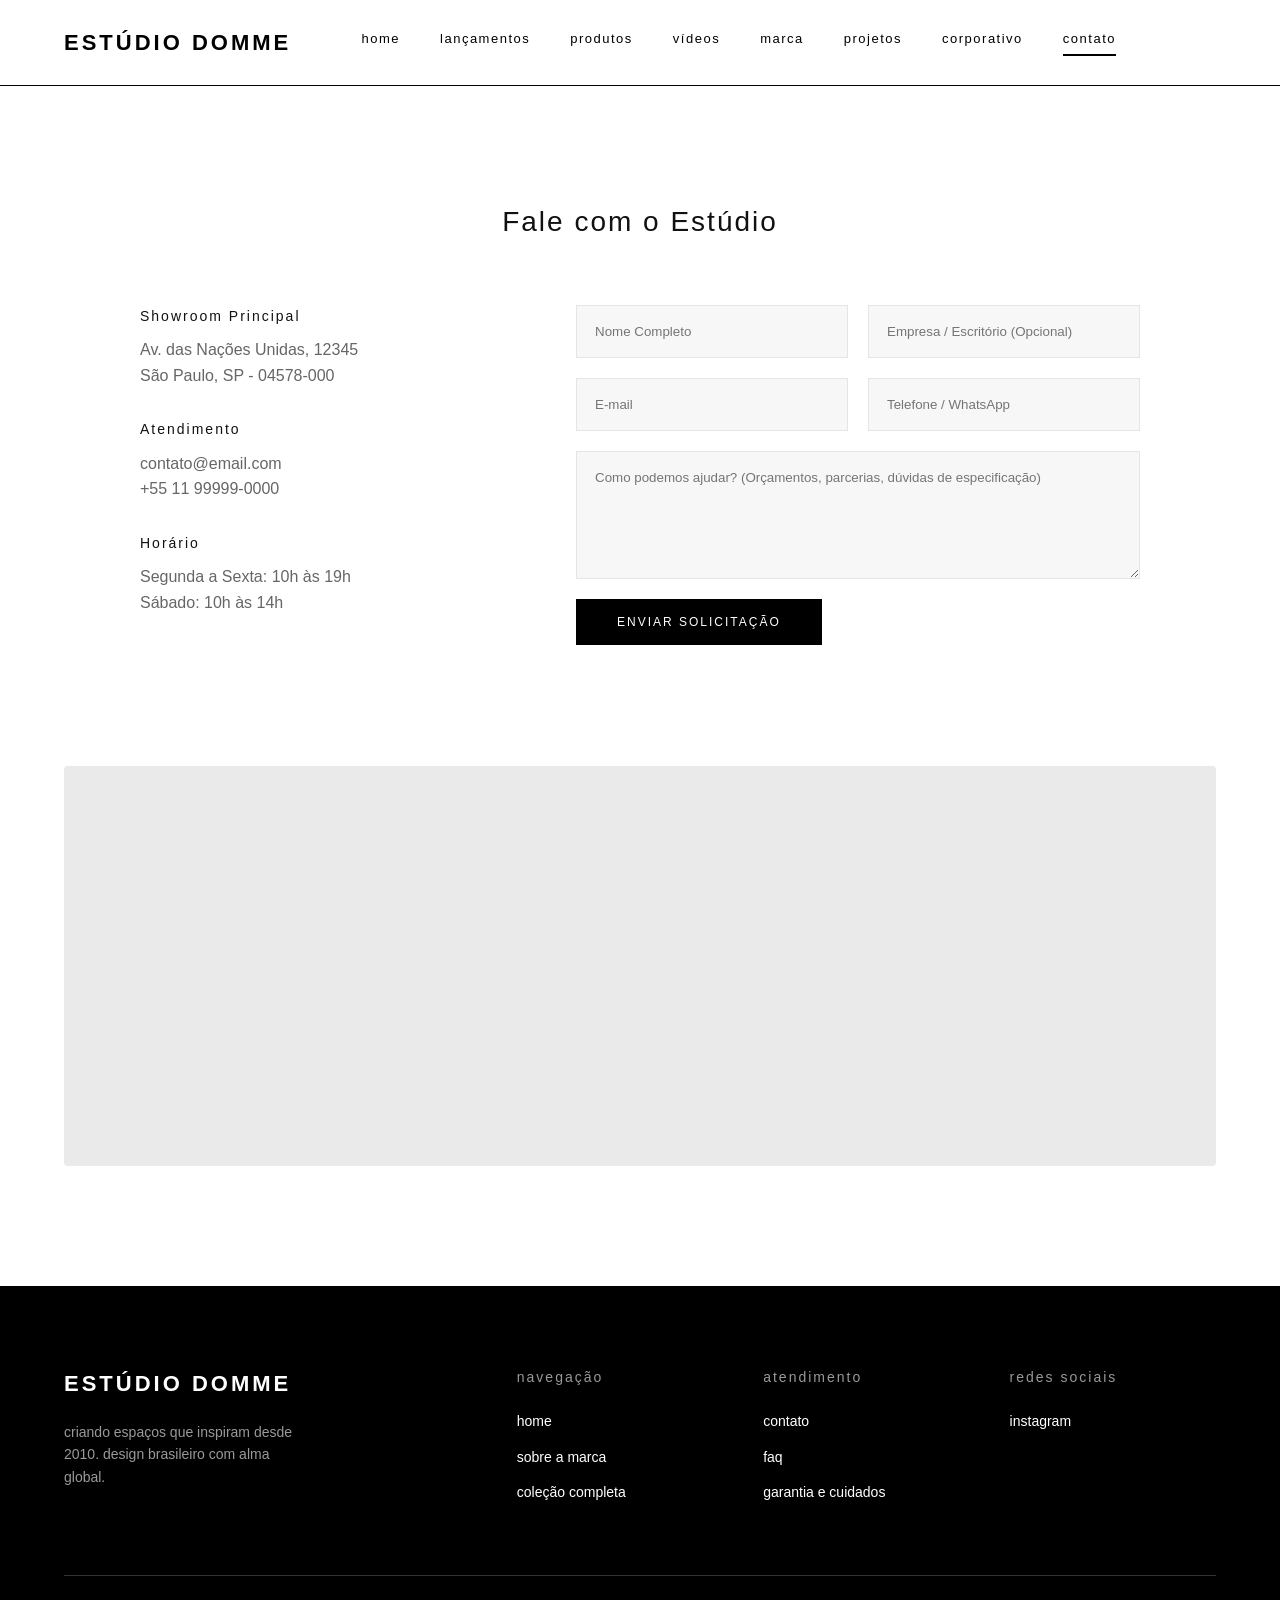
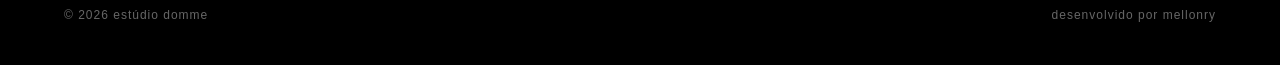
<file: contato.html>
<!DOCTYPE html>
<html lang="pt-BR">
<head>
    <meta charset="UTF-8">
    <meta name="viewport" content="width=device-width, initial-scale=1.0">
    <script src="js/main.js" defer></script>
    <title>Contato | Estúdio Domme</title>
    <link rel="stylesheet" href="css/style.css">
</head>
<body>

    <domme-header></domme-header>

    <main>
        <section>
            <h2 class="titulo-secao">Fale com o Estúdio</h2>
            
            <div class="contato-container">
                <div class="contato-info">
                    <div>
                        <h3>Showroom Principal</h3>
                        <p>Av. das Nações Unidas, 12345</p>
                        <p>São Paulo, SP - 04578-000</p>
                    </div>
                    <div>
                        <h3>Atendimento</h3>
                        <p>contato@email.com</p>
                        <p>+55 11 99999-0000</p>
                    </div>
                    <div>
                        <h3>Horário</h3>
                        <p>Segunda a Sexta: 10h às 19h</p>
                        <p>Sábado: 10h às 14h</p>
                    </div>
                </div>

                <form class="contato-form">
                    <div style="display: flex; gap: 20px;">
                        <input type="text" placeholder="Nome Completo" required>
                        <input type="text" placeholder="Empresa / Escritório (Opcional)">
                    </div>
                    <div style="display: flex; gap: 20px;">
                        <input type="email" placeholder="E-mail" required>
                        <input type="tel" placeholder="Telefone / WhatsApp">
                    </div>
                    <textarea rows="6" placeholder="Como podemos ajudar? (Orçamentos, parcerias, dúvidas de especificação)" required></textarea>
                    <button type="submit" class="btn" style="align-self: flex-start;">Enviar Solicitação</button>
                </form>

            </div>
        </section>

        <section style="padding-top: 0;">
            <div class="img-placeholder" style="height: 400px; border-radius: 4px;">
                <iframe src="https://www.google.com/maps/embed?pb=!1m18!1m12!1m3!1d56531.22255501468!2d-48.524643443127445!3d-27.68016921213486!2m3!1f0!2f0!3f0!3m2!1i1024!2i768!4f13.1!3m3!1m2!1s0x95273a0c515d75f7%3A0xa78ef5ed13a752e5!2sAeroporto%20Internacional%20de%20Florian%C3%B3polis%20-%20Herc%C3%ADlio%20Luz!5e0!3m2!1spt-BR!2sbr!4v1771862486813!5m2!1spt-BR!2sbr" width="100%" height="100%" style="border:0;" allowfullscreen="" loading="lazy" referrerpolicy="no-referrer-when-downgrade"></iframe>
            </div>
        </section>
    </main>

    <domme-footer></domme-footer>

</body>
</html>
</file>
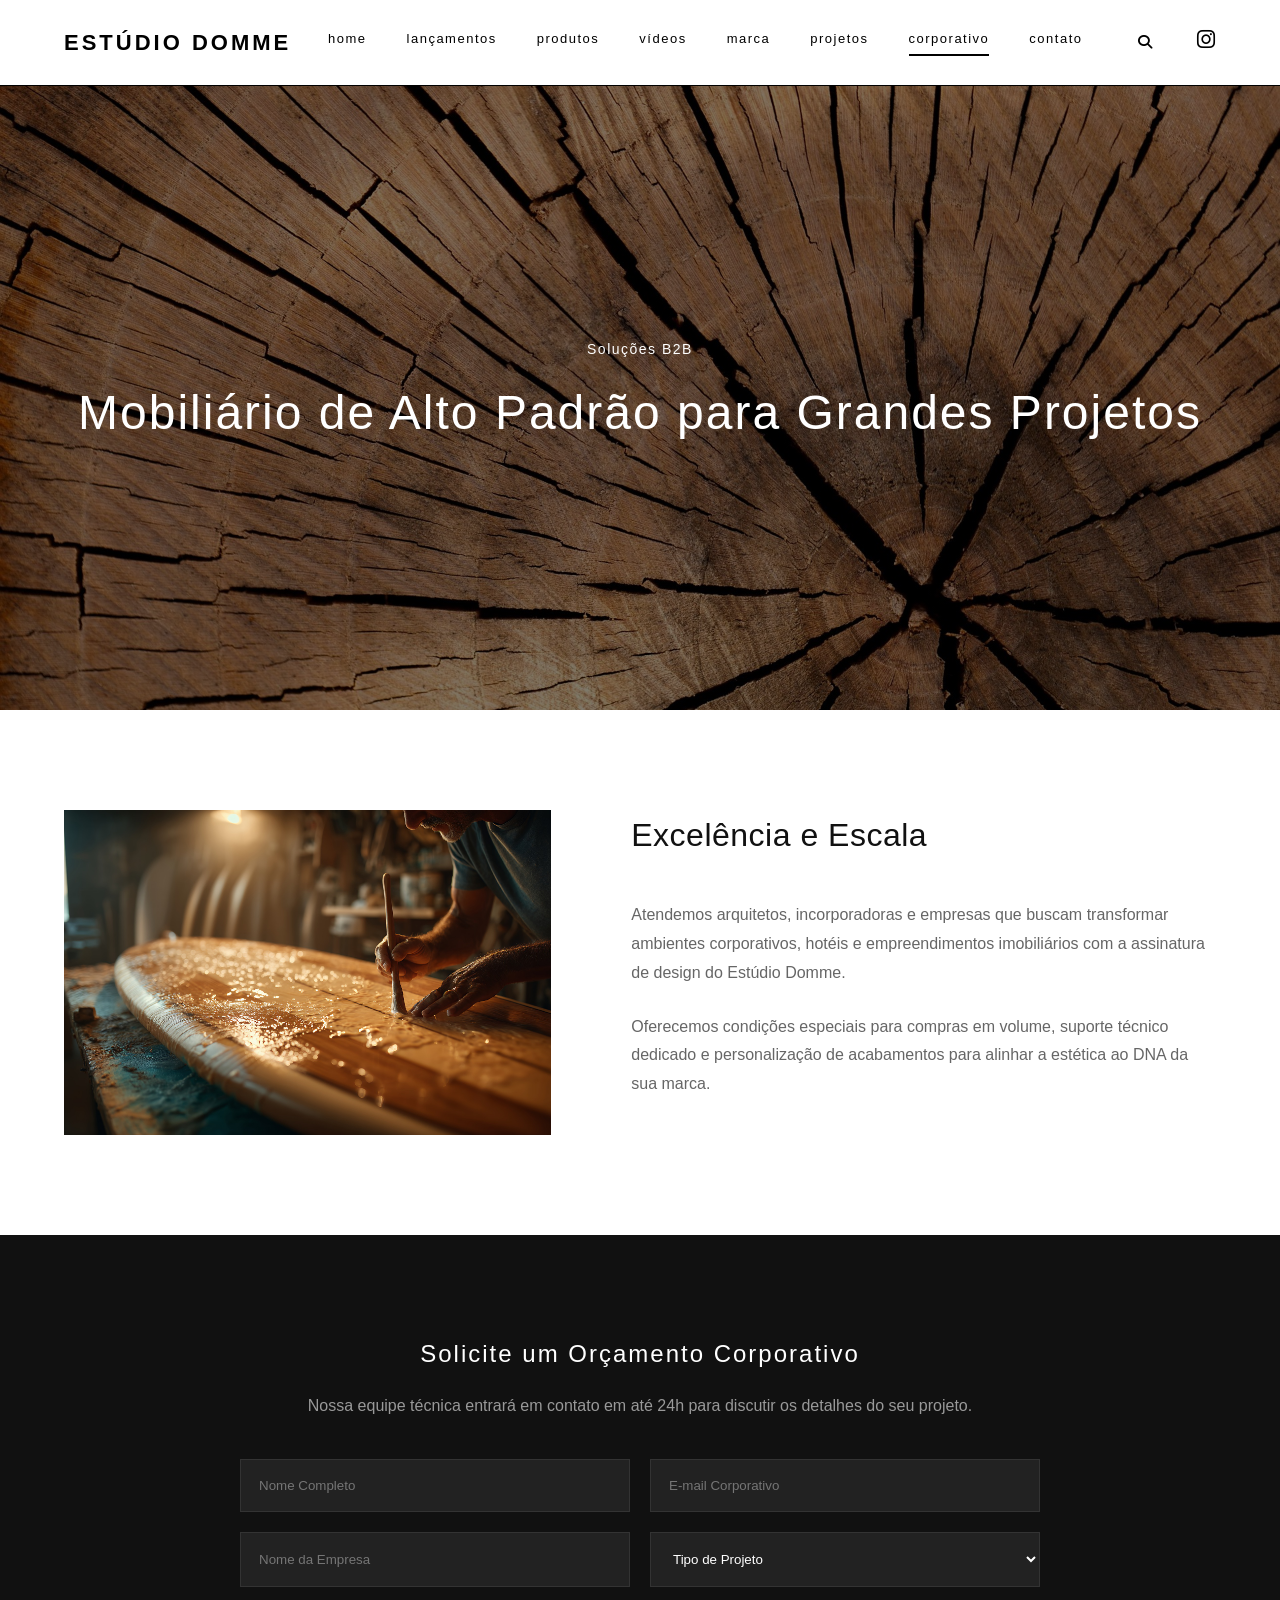
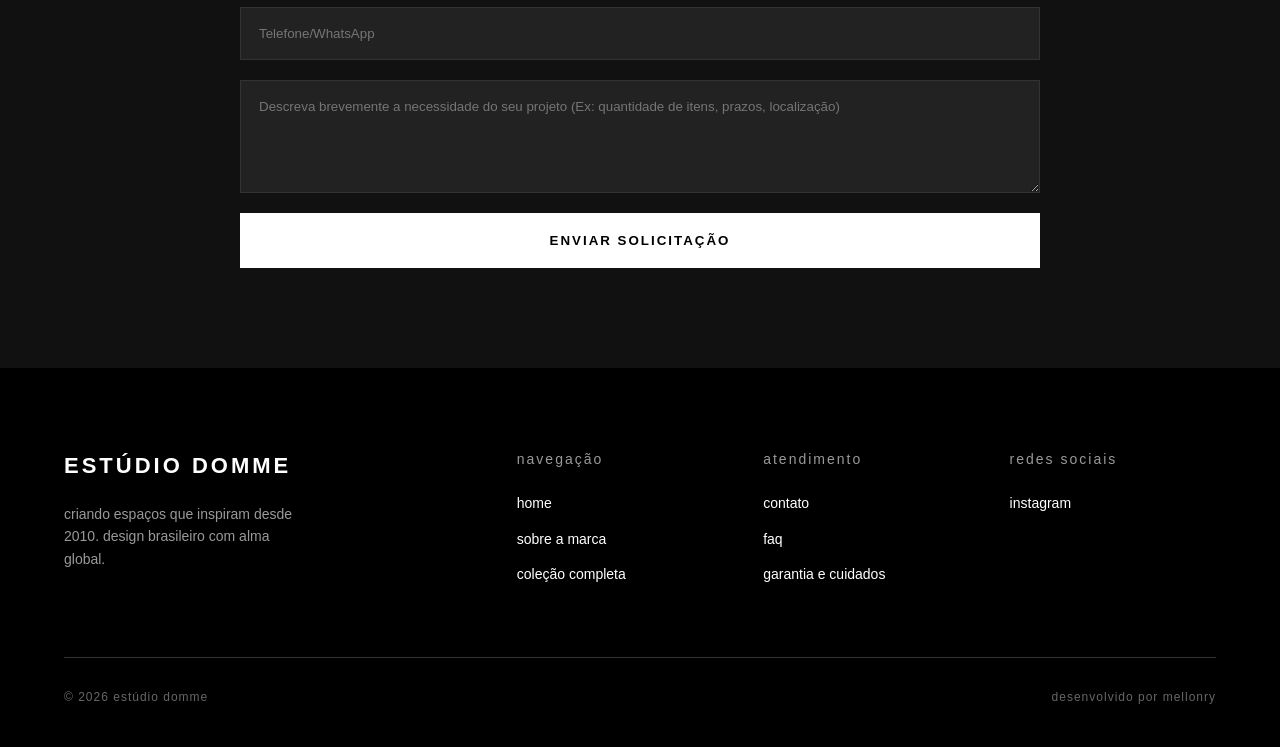
<file: corporativo.html>
<!DOCTYPE html>
<html lang="pt-BR">

<head>
    <meta charset="UTF-8">
    <meta name="viewport" content="width=device-width, initial-scale=1.0">
    <script src="js/main.js" defer></script>
    <title>Corporativo | Estúdio Domme</title>
    <link rel="stylesheet" href="css/style.css">
    <link rel="stylesheet" href="https://cdnjs.cloudflare.com/ajax/libs/font-awesome/6.5.1/css/all.min.css">
    <style>
        /* Estilos específicos para tornar a página Corporativa mais chamativa */
        .hero-corp {
            height: 70vh;
            background: linear-gradient(rgba(0,0,0,0.5), rgba(0,0,0,0.5)), url('img/textura.jpg');
            background-size: cover;
            background-position: center;
            display: flex;
            align-items: center;
            justify-content: center;
            color: #fff;
            text-align: center;
        }

        .secao-orcamento-corp {
            background-color: #111; /* Fundo escuro para contraste */
            color: #fff;
            padding: 100px 5%;
        }

        .container-form-corp {
            max-width: 800px;
            margin: 0 auto;
        }

        .form-corp {
            display: grid;
            grid-template-columns: 1fr 1fr;
            gap: 20px;
            margin-top: 40px;
        }

        .form-corp input, .form-corp select, .form-corp textarea {
            grid-column: span 1;
            padding: 18px;
            background: #222;
            border: 1px solid #333;
            color: #fff;
            font-family: inherit;
        }

        .form-corp textarea, .form-corp .full-width {
            grid-column: span 2;
        }

        .btn-corp {
            grid-column: span 2;
            padding: 20px;
            background: #fff;
            color: #000;
            border: none;
            font-weight: bold;
            letter-spacing: 2px;
            text-transform: uppercase;
            cursor: pointer;
            transition: background 0.3s;
        }

        .btn-corp:hover {
            background: #e5e5e5;
        }

        @media (max-width: 768px) {
            .form-corp { grid-template-columns: 1fr; }
            .form-corp input, .form-corp textarea, .form-corp .full-width, .btn-corp { grid-column: span 1; }
        }
    </style>
</head>

<body>

    <domme-header></domme-header>

    <main>
        <section class="hero-corp">
            <div class="hero-content-corp">
                <span class="subtitulo" style="color: #fff;">Soluções B2B</span>
                <h1 style="font-size: 48px;">Mobiliário de Alto Padrão para Grandes Projetos</h1>
            </div>
        </section>

        <section class="secao-biografia-clean">
            <div class="biografia-container">
                <div class="biografia-imagem">
                    <img src="img/marcenaria.jpg" alt="Marcenaria Corporativa">
                </div>
                <div class="texto-wrapper-bio">
                    <h2 class="biografia-titulo">Excelência e Escala</h2>
                    <p class="biografia-paragrafo">
                        Atendemos arquitetos, incorporadoras e empresas que buscam transformar ambientes corporativos, hotéis e empreendimentos imobiliários com a assinatura de design do Estúdio Domme.
                    </p>
                    <p class="biografia-paragrafo">
                        Oferecemos condições especiais para compras em volume, suporte técnico dedicado e personalização de acabamentos para alinhar a estética ao DNA da sua marca.
                    </p>
                </div>
            </div>
        </section>

        <section class="secao-orcamento-corp">
            <div class="container-form-corp">
                <h2 style="text-align: center; margin-bottom: 20px;">Solicite um Orçamento Corporativo</h2>
                <p style="text-align: center; color: #999;">Nossa equipe técnica entrará em contato em até 24h para discutir os detalhes do seu projeto.</p>
                
                <form class="form-corp">
                    <input type="text" placeholder="Nome Completo" required>
                    <input type="email" placeholder="E-mail Corporativo" required>
                    <input type="text" placeholder="Nome da Empresa" required>
                    <select required>
                        <option value="" disabled selected>Tipo de Projeto</option>
                        <option value="residencial">Incorporação Residencial</option>
                        <option value="hotelaria">Hotelaria</option>
                        <option value="escritorio">Escritório/Corporativo</option>
                        <option value="outro">Outros</option>
                    </select>
                    <input type="text" placeholder="Telefone/WhatsApp" class="full-width">
                    <textarea rows="5" placeholder="Descreva brevemente a necessidade do seu projeto (Ex: quantidade de itens, prazos, localização)"></textarea>
                    
                    <button type="submit" class="btn-corp">Enviar Solicitação</button>
                </form>
            </div>
        </section>
    </main>

    <domme-footer></domme-footer>

</body>

</html>
</file>
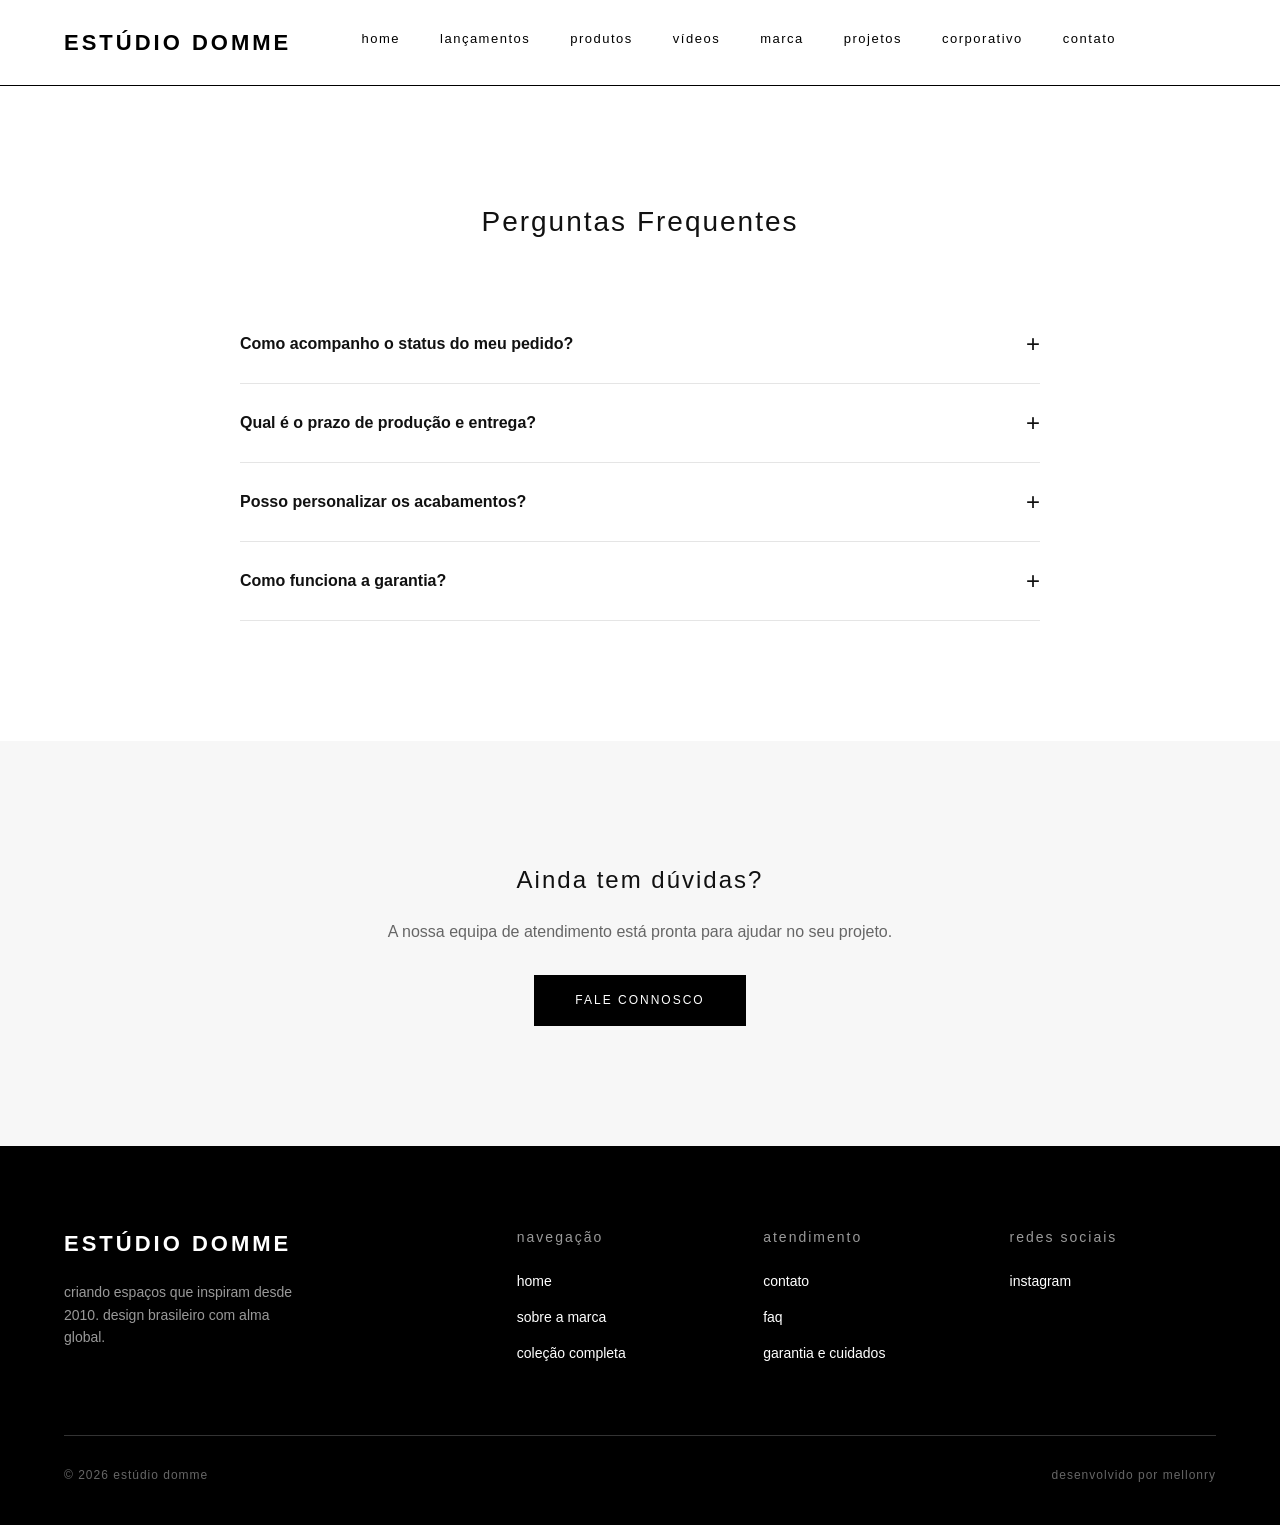
<file: faq.html>
<!DOCTYPE html>
<html lang="pt-BR">
<head>
    <meta charset="UTF-8">
    <meta name="viewport" content="width=device-width, initial-scale=1.0">
    <script src="js/main.js" defer></script>
    <title>FAQ | Estúdio Domme</title>
    <link rel="stylesheet" href="css/style.css">
    <style>
        .faq-container {
            max-width: 800px;
            margin: 0 auto;
            display: flex;
            flex-direction: column;
        }
        
        .faq-item {
            border-bottom: 1px solid var(--cor-borda);
        }
        
        /* Estilos do botão da pergunta */
        .faq-pergunta {
            width: 100%;
            text-align: left;
            padding: 25px 0;
            background: none;
            border: none;
            font-size: 16px;
            font-weight: 600;
            color: var(--cor-texto);
            cursor: pointer;
            display: flex;
            justify-content: space-between;
            align-items: center;
            font-family: inherit;
            transition: color 0.3s;
        }
        
        .faq-pergunta:hover {
            color: var(--cor-texto-secundario);
        }
        
        /* Ícone de + e - */
        .faq-icone {
            font-size: 24px;
            font-weight: 300;
            transition: transform 0.3s ease;
        }
        
        /* Estilos da resposta (escondida por defeito) */
        .faq-resposta {
            max-height: 0;
            overflow: hidden;
            transition: max-height 0.4s ease-out;
        }
        
        .faq-resposta p {
            color: var(--cor-texto-secundario);
            line-height: 1.8;
            padding-bottom: 25px; /* Espaço inferior quando aberto */
            margin: 0;
        }
        
        /* Estado Ativo (Aberto) */
        .faq-item.ativo .faq-icone {
            transform: rotate(45deg); /* Roda o '+' para parecer um 'x' */
        }
    </style>
</head>
<body>

    <domme-header></domme-header>

    <main>
        <section>
            <h2 class="titulo-secao">Perguntas Frequentes</h2>
            
            <div class="faq-container">
                <div class="faq-item">
                    <button class="faq-pergunta">
                        Como acompanho o status do meu pedido?
                        <span class="faq-icone">+</span>
                    </button>
                    <div class="faq-resposta">
                        <p>Após a confirmação da compra, receberá um e-mail com as credenciais para aceder à área do cliente. Lá, atualizamos fotograficamente cada etapa do processo artesanal até ao momento do envio.</p>
                    </div>
                </div>
                
                <div class="faq-item">
                    <button class="faq-pergunta">
                        Qual é o prazo de produção e entrega?
                        <span class="faq-icone">+</span>
                    </button>
                    <div class="faq-resposta">
                        <p>Como as nossas peças são produzidas de forma artesanal e sob demanda, o prazo médio de fabrico é de 30 a 45 dias úteis. O tempo de trânsito da transportadora será somado a este prazo dependendo do seu código postal.</p>
                    </div>
                </div>

                <div class="faq-item">
                    <button class="faq-pergunta">
                        Posso personalizar os acabamentos?
                        <span class="faq-icone">+</span>
                    </button>
                    <div class="faq-resposta">
                        <p>Sim. A maioria do nosso catálogo permite a personalização de tecidos, couros naturais e tonalidades de madeira. Recomendamos entrar na página de Contato e falar com um de nossos consultores para projetos específicos.</p>
                    </div>
                </div>

                <div class="faq-item">
                    <button class="faq-pergunta">
                        Como funciona a garantia?
                        <span class="faq-icone">+</span>
                    </button>
                    <div class="faq-resposta">
                        <p>O Estúdio Domme oferece 5 anos de garantia estrutural para peças de madeira maciça e 1 ano para estofados e revestimentos. A garantia cobre exclusivamente defeitos de fabrico.</p>
                    </div>
                </div>
            </div>
        </section>
        
        <section class="secao-cinza" style="text-align: center;">
            <h2 style="font-size: 24px; margin-bottom: 20px;">Ainda tem dúvidas?</h2>
            <p style="color: var(--cor-texto-secundario); margin-bottom: 30px;">A nossa equipa de atendimento está pronta para ajudar no seu projeto.</p>
            <a href="contato.html" class="btn">Fale Connosco</a>
        </section>
    </main>

    <domme-footer></domme-footer>

    <script>
        document.addEventListener('DOMContentLoaded', () => {
            const faqItems = document.querySelectorAll('.faq-item');

            faqItems.forEach(item => {
                const pergunta = item.querySelector('.faq-pergunta');
                const resposta = item.querySelector('.faq-resposta');

                pergunta.addEventListener('click', () => {
                    const estaAberto = item.classList.contains('ativo');

                    // (Opcional) Fecha todos os outros accordions antes de abrir o clicado
                    faqItems.forEach(outroItem => {
                        outroItem.classList.remove('ativo');
                        outroItem.querySelector('.faq-resposta').style.maxHeight = null;
                    });

                    // Se não estava aberto, abre o atual
                    if (!estaAberto) {
                        item.classList.add('ativo');
                        // Define a altura máxima como a altura total do conteúdo para criar uma animação suave
                        resposta.style.maxHeight = resposta.scrollHeight + "px";
                    }
                });
            });
        });
    </script>
</body>
</html>
</file>
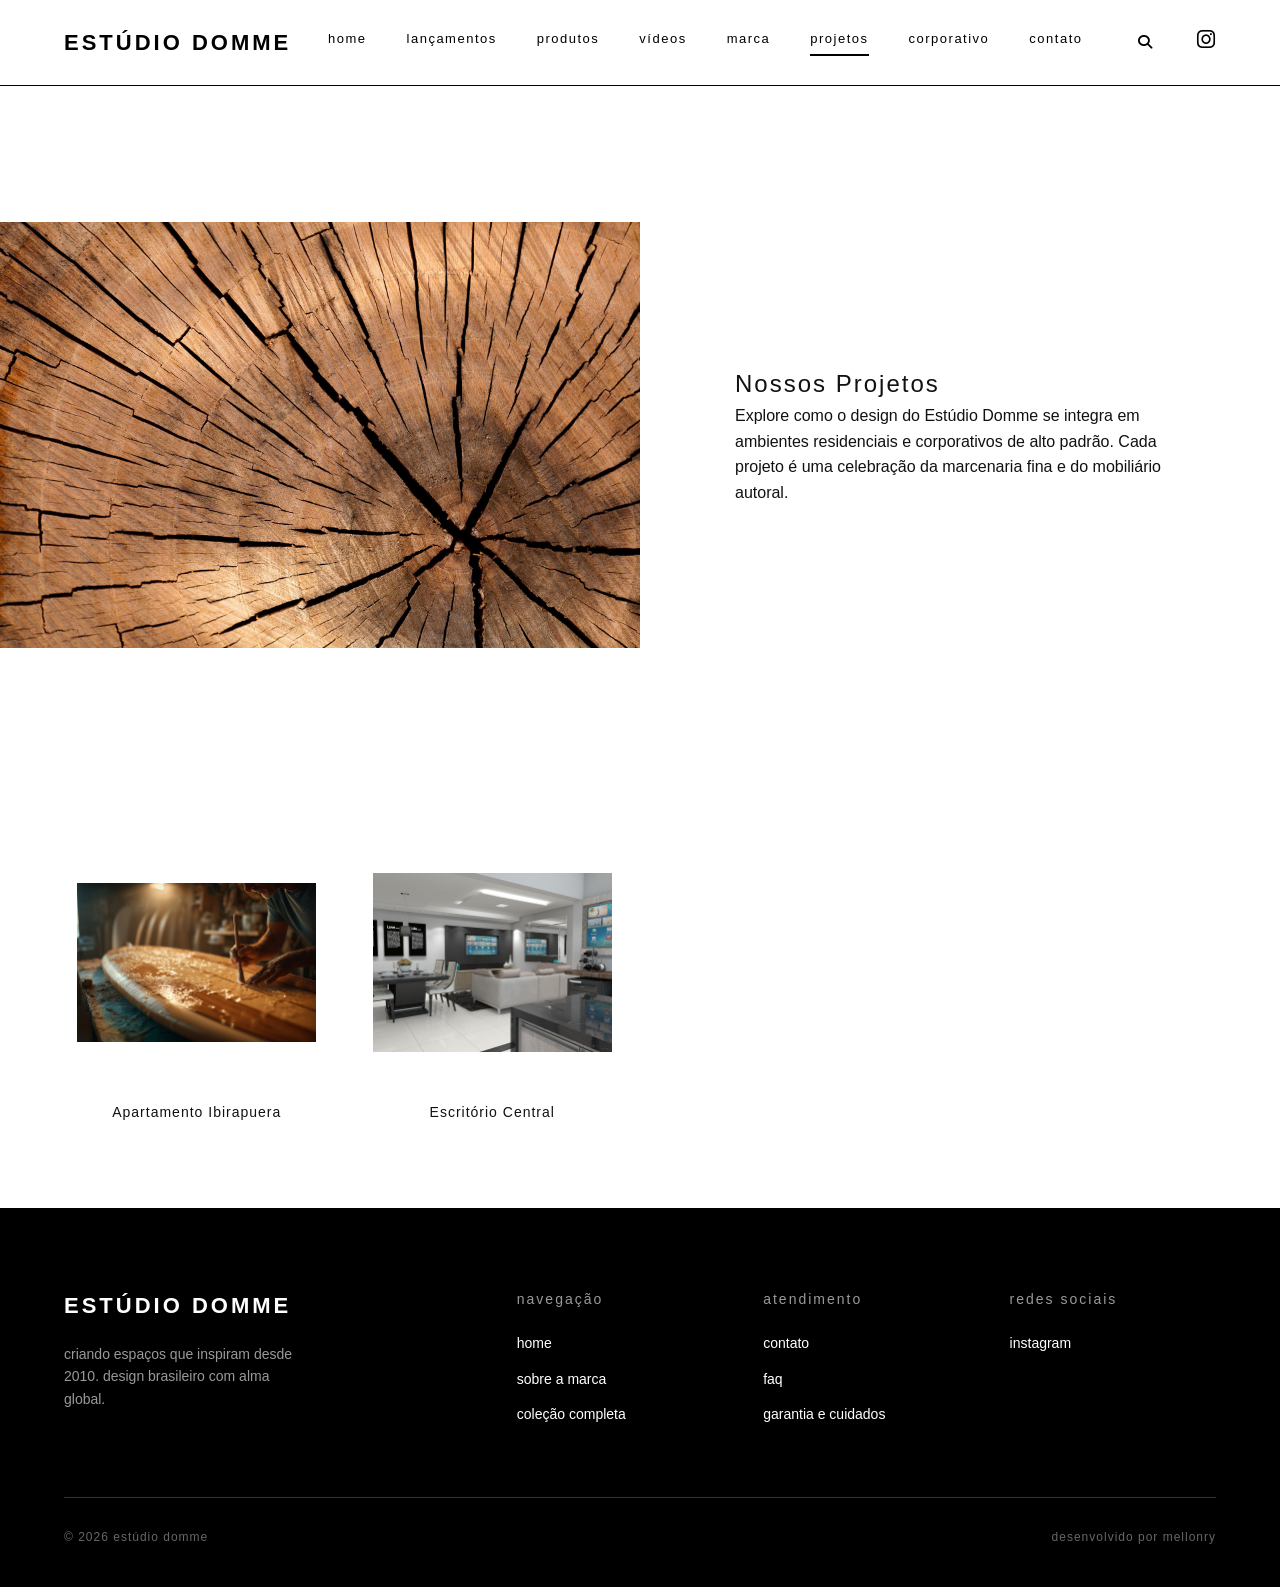
<file: projetos.html>
<!DOCTYPE html>
<html lang="pt-BR">

<head>
    <meta charset="UTF-8">
    <meta name="viewport" content="width=device-width, initial-scale=1.0">
    <script src="js/main.js" defer></script>
    <title>Projetos | Estúdio Domme</title>
    <link rel="stylesheet" href="css/style.css">
    <link rel="stylesheet" href="https://cdnjs.cloudflare.com/ajax/libs/font-awesome/6.5.1/css/all.min.css">
</head>

<body>
    <domme-header></domme-header>

    <main>
        <section class="secao-lancamento-full">
            <div class="lancamento-container-full">
                <div class="lancamento-imagem-full">
                    <img src="img/textura.jpg" alt="Portfolio Estúdio Domme">
                </div>
                <div class="lancamento-texto-full">
                    <div class="texto-wrapper-full">
                        <h2 class="lancamento-titulo">Nossos Projetos</h2>
                        <p class="lancamento-descricao">
                            Explore como o design do Estúdio Domme se integra em ambientes residenciais e corporativos de alto padrão. Cada projeto é uma celebração da marcenaria fina e do mobiliário autoral.
                        </p>
                    </div>
                </div>
            </div>
        </section>

        <section class="secao-grade-produtos">
            <div class="grade-container">
                <a href="#" class="produto-item-mini">
                    <div class="produto-img-mini">
                        <img src="img/marcenaria.jpg" alt="Residência SP">
                    </div>
                    <span class="produto-nome-mini">Apartamento Ibirapuera</span>
                </a>
                <a href="#" class="produto-item-mini">
                    <div class="produto-img-mini">
                        <img src="img/images.jpg" alt="Escritório Design">
                    </div>
                    <span class="produto-nome-mini">Escritório Central</span>
                </a>
                </div>
        </section>
    </main>

    <domme-footer></domme-footer>
</body>
</html>
</file>
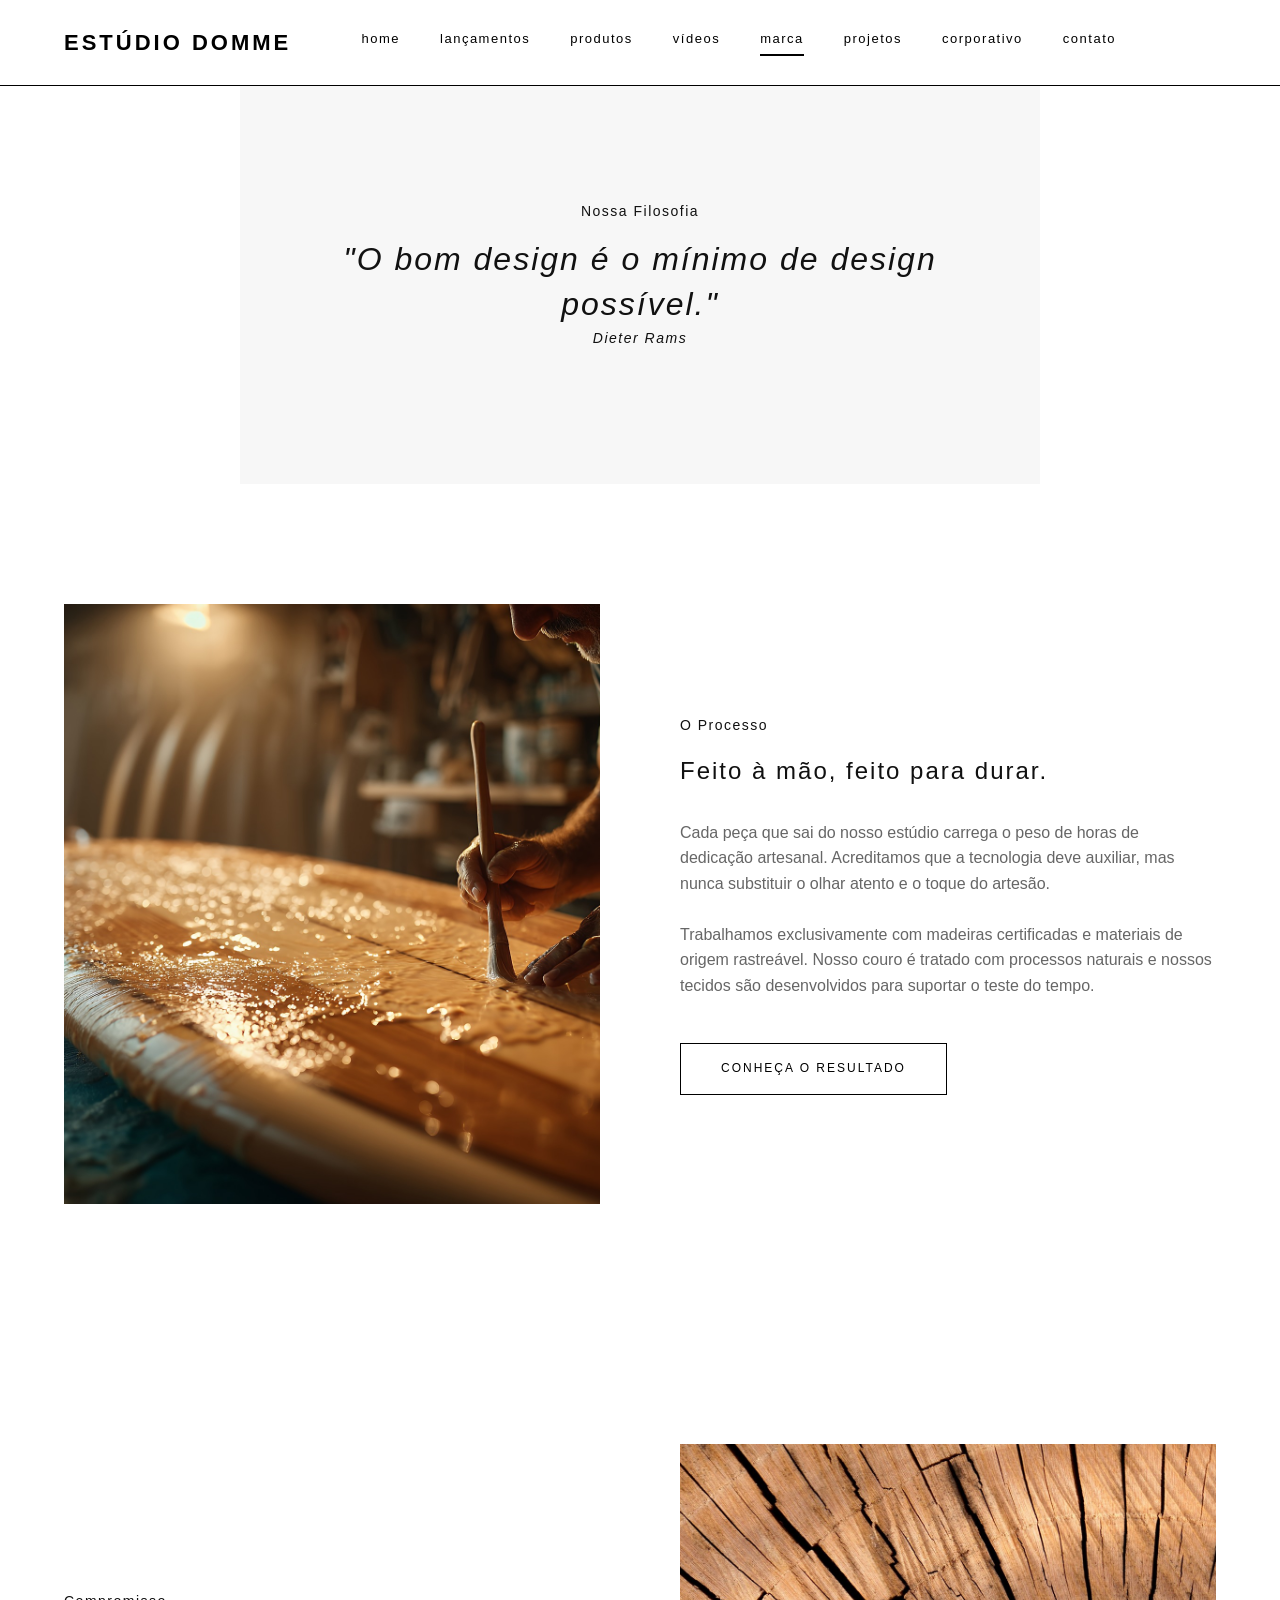
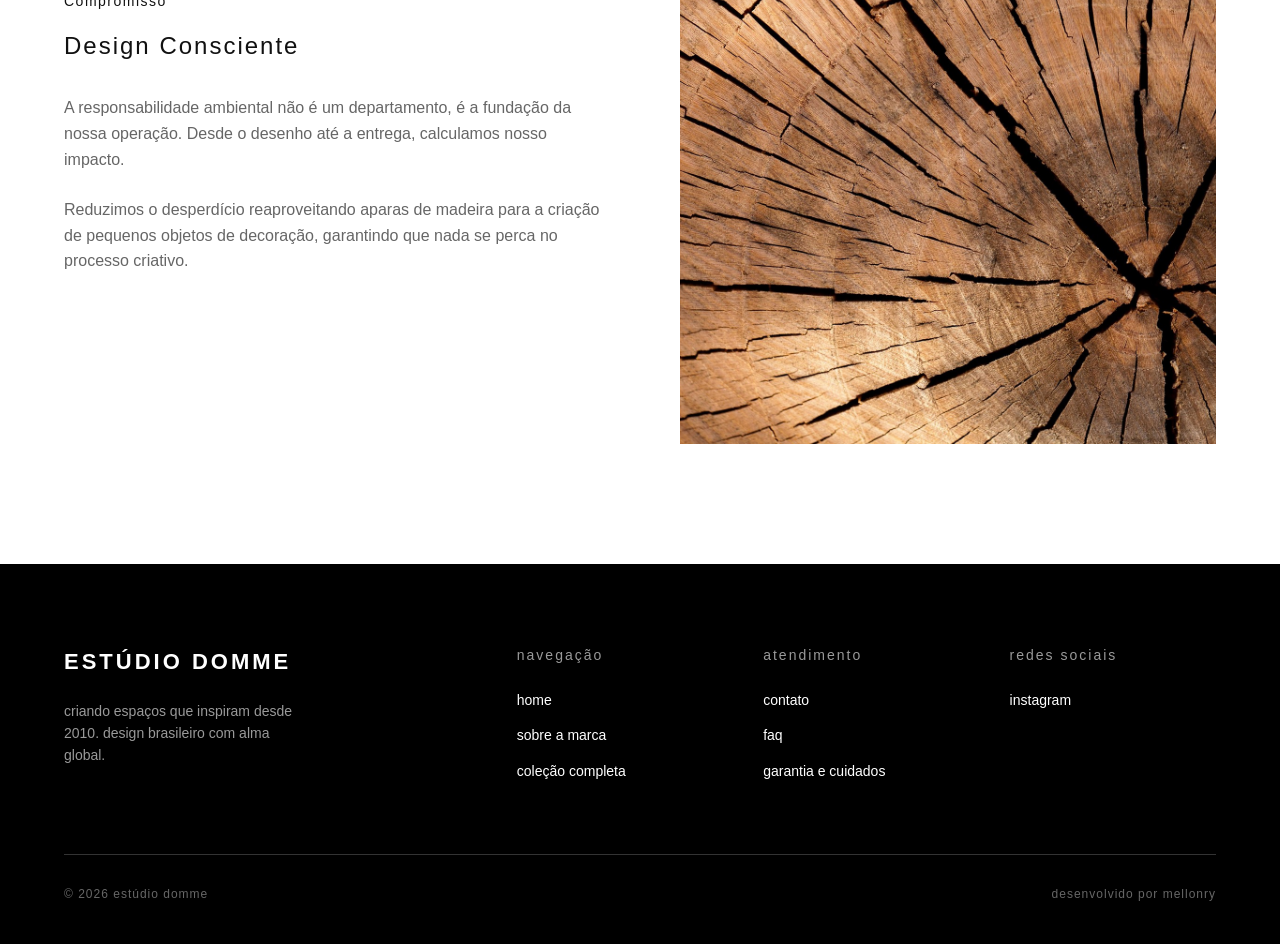
<file: sobre.html>
<!DOCTYPE html>
<html lang="pt-BR">
<head>
    <meta charset="UTF-8">
    <meta name="viewport" content="width=device-width, initial-scale=1.0">
    <script src="js/main.js" defer></script>
    <title>Sobre Nós | Estúdio Domme</title>
    <link rel="stylesheet" href="css/style.css">
</head>
<body>

    <domme-header></domme-header>

    <main>
        <section class="secao-cinza manifesto">
            <span class="subtitulo">Nossa Filosofia</span>
            <h2>"O bom design é o mínimo de design possível."</h2>
            <span class="subtitulo" style="font-style: italic;">Dieter Rams</span>
        </section>

        <section>
            <div class="sobre-split">
                <div class="img-placeholder">
                    <img src="img/marcenaria.jpg" alt="" srcset="">
                </div>
                <div class="sobre-texto">
                    <span class="subtitulo">O Processo</span>
                    <h2 style="margin-bottom: 30px;">Feito à mão, feito para durar.</h2>
                    <p>Cada peça que sai do nosso estúdio carrega o peso de horas de dedicação artesanal. Acreditamos que a tecnologia deve auxiliar, mas nunca substituir o olhar atento e o toque do artesão.</p>
                    <p>Trabalhamos exclusivamente com madeiras certificadas e materiais de origem rastreável. Nosso couro é tratado com processos naturais e nossos tecidos são desenvolvidos para suportar o teste do tempo.</p>
                    <a href="produtos.html" class="btn btn-outline" style="margin-top: 20px;">Conheça o resultado</a>
                </div>
            </div>
        </section>

        <section>
            <div class="sobre-split">
                <div class="sobre-texto">
                    <span class="subtitulo">Compromisso</span>
                    <h2 style="margin-bottom: 30px;">Design Consciente</h2>
                    <p>A responsabilidade ambiental não é um departamento, é a fundação da nossa operação. Desde o desenho até a entrega, calculamos nosso impacto.</p>
                    <p>Reduzimos o desperdício reaproveitando aparas de madeira para a criação de pequenos objetos de decoração, garantindo que nada se perca no processo criativo.</p>
                </div>
                <div class="img-placeholder">
                    <img src="img/textura.jpg" alt="" srcset="">
                </div>
            </div>
        </section>
    </main>

    <domme-footer></domme-footer>

</body>
</html>
</file>
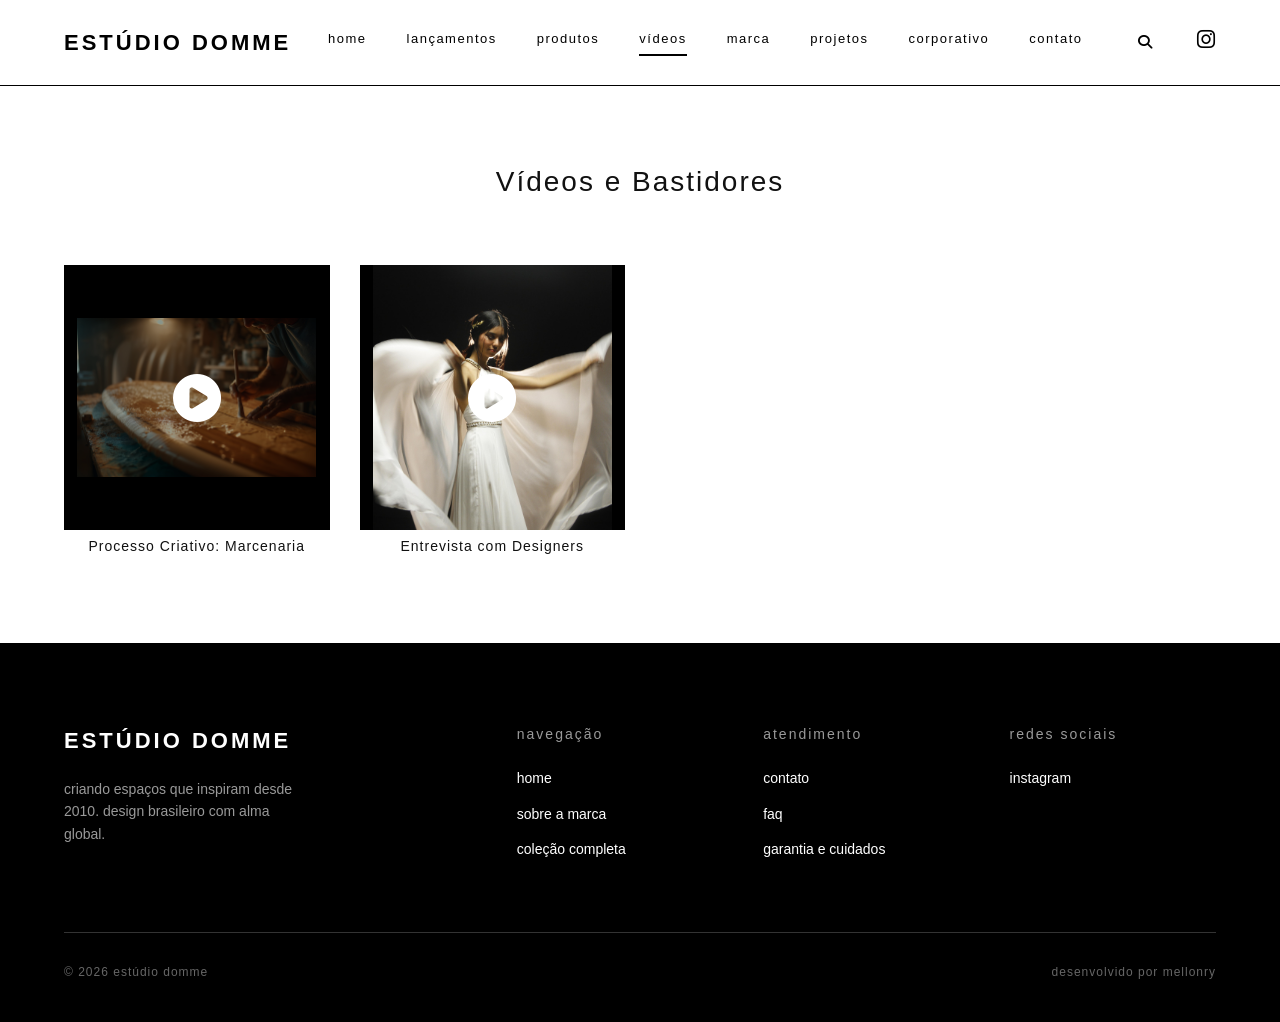
<file: videos.html>
<!DOCTYPE html>
<html lang="pt-BR">

<head>
    <meta charset="UTF-8">
    <meta name="viewport" content="width=device-width, initial-scale=1.0">
    <script src="js/main.js" defer></script>
    <title>Vídeos | Estúdio Domme</title>
    <link rel="stylesheet" href="css/style.css">
    <link rel="stylesheet" href="https://cdnjs.cloudflare.com/ajax/libs/font-awesome/6.5.1/css/all.min.css">
</head>

<body>
    <domme-header></domme-header>

    <main>
        <section class="secao-grade-produtos">
            <h2 class="titulo-secao">Vídeos e Bastidores</h2>
            <div class="grade-container">
                
                <div class="produto-item-mini">
                    <div class="produto-img-mini" style="position: relative; background: #000;">
                        <img src="img/marcenaria.jpg" alt="Making of" style="opacity: 0.6;">
                        <i class="fa-solid fa-circle-play" style="position: absolute; top: 50%; left: 50%; transform: translate(-50%, -50%); color: #fff; font-size: 3rem; cursor: pointer;"></i>
                    </div>
                    <span class="produto-nome-mini">Processo Criativo: Marcenaria</span>
                </div>

                <div class="produto-item-mini">
                    <div class="produto-img-mini" style="position: relative; background: #000;">
                        <img src="img/1.jpg" alt="Entrevista">
                        <i class="fa-solid fa-circle-play" style="position: absolute; top: 50%; left: 50%; transform: translate(-50%, -50%); color: #fff; font-size: 3rem; cursor: pointer;"></i>
                    </div>
                    <span class="produto-nome-mini">Entrevista com Designers</span>
                </div>

            </div>
        </section>
    </main>

    <domme-footer></domme-footer>
</body>
</html>
</file>
<file: css/style.css>
@font-face {
  font-family: Noyh;
  src: url("../fonts/noyh-r-regular.ttf");
}

/*
=========================================
   VARIÁVEIS E RESET
   =========================================
*/

:root {
  --cor-borda: #e5e5e5;
  --cor-cinza-claro: #f7f7f7;
  --cor-fundo: #ffffff;
  --cor-preto: #000000;
  --cor-texto: #111111;
  --cor-texto-secundario: #666666;
  --espacamento-secao: 120px 5%;
  --fonte-principal: "Helvetica Neue", Helvetica, Arial, sans-serif;
}

* {
  margin: 0;
  padding: 0;
  box-sizing: border-box;
}

html {
  scroll-behavior: smooth;
}

body {
  display: flex;
  flex-direction: column;
  min-height: 100vh;
  background-color: var(--cor-fundo);
  font-family: var(--fonte-principal);
  line-height: 1.6;
  color: var(--cor-texto);
  -webkit-font-smoothing: antialiased;
}

/*
=========================================
   TIPOGRAFIA
   =========================================
*/

h1,
h2,
h3,
h4 {
  font-weight: 400;
  letter-spacing: 2px;
  /* text-transform: uppercase; */
}

.titulo-secao {
  margin-bottom: 60px;
  font-size: 28px;
  text-align: center;
}

.subtitulo {
  display: block;
  margin-bottom: 15px;
  font-size: 14px;
  letter-spacing: 1.5px;
  /* text-transform: uppercase; */
}

/*
=========================================
   NAVEGAÇÃO
   =========================================
*/

nav {
  left: 0;
  position: fixed;
  top: 0;
  z-index: 1000;
  align-items: center;
  display: flex;
  justify-content: space-between;
  width: 100%;
  padding: 25px 5%;
  background-color: #fff;
  transition: background-color 0.3s;
  color: #000;
  border-bottom: 1px solid #000;
}

.nav-links a .fa-instagram {
  font-size: 1.3rem;
  /* Tamanho levemente maior que o padrão */
  vertical-align: middle;
  /* Garante o alinhamento centralizado com o texto */
  transition: transform 0.3s ease;
}

/* Opcional: Efeito de destaque no hover */
.nav-links a:hover .fa-instagram {
  transform: scale(1.1);
}

/* Container do Formulário */
.search-wrapper {
    display: flex;
    align-items: center;
    position: relative;
    margin-left: 10px;
}

.search-form-inline {
    display: flex;
    align-items: center;
    border-bottom: 1px solid transparent;
    transition: border-color 0.3s;
}

/* Estado ativo do formulário */
.search-wrapper.active .search-form-inline {
    border-bottom: 1px solid #000;
}

/* Campo de Input escondido */
#searchInput {
    width: 0;
    padding: 0;
    border: none;
    outline: none;
    background: transparent;
    font-size: 13px;
    transition: width 0.4s cubic-bezier(0.4, 0, 0.2, 1), padding 0.2s;
    font-family: var(--fonte-principal);
}

/* Quando o wrapper está ativo, o input aparece */
.search-wrapper.active #searchInput {
    width: 150px; /* Largura do campo ao abrir */
    padding: 0 10px;
}

/* Botão da Lupa */
#searchToggle {
    background: none;
    border: none;
    cursor: pointer;
    font-size: 14px;
    color: #000;
    padding: 5px;
    display: flex;
    align-items: center;
    justify-content: center;
}

/* Ajuste específico para o ícone do Insta (conforme pedido antes) */
.insta-link .fa-instagram {
    font-size: 1.3rem;
    vertical-align: middle;
}

/* No Mobile, talvez seja melhor deixar a busca sempre visível ou ocupar mais espaço */
@media (max-width: 768px) {
    .search-wrapper {
        margin: 20px 0;
        width: 100%;
        justify-content: center;
    }
    .search-wrapper.active #searchInput {
        width: 200px;
    }
}

.share-container-social {
    position: relative;
    display: inline-block;
}

.share-menu {
    position: absolute;
    bottom: 130%; /* Aparece acima do botão */
    left: 50%;
    transform: translateX(-50%) translateY(10px);
    background: #fff;
    border: 1px solid #000;
    min-width: 180px;
    padding: 10px 0;
    z-index: 100;
    opacity: 0;
    visibility: hidden;
    transition: all 0.3s ease;
    box-shadow: 0 5px 15px rgba(0,0,0,0.1);
}

.share-menu.active {
    opacity: 1;
    visibility: visible;
    transform: translateX(-50%) translateY(0);
}

.share-menu a {
    display: flex;
    align-items: center;
    gap: 12px;
    padding: 12px 20px;
    color: #000;
    text-decoration: none;
    font-size: 11px;
    text-transform: uppercase;
    letter-spacing: 1px;
    transition: background 0.2s;
}

.share-menu a:hover {
    background: #f7f7f7;
}

.share-menu i {
    font-size: 14px;
    width: 16px;
    text-align: center;
}

/* Seta do balão */
.share-menu::after {
    content: '';
    position: absolute;
    top: 100%;
    left: 50%;
    margin-left: -5px;
    border-width: 5px;
    border-style: solid;
    border-color: #000 transparent transparent transparent;
}

.logo {
  font-size: 22px;
  font-weight: 700;
  letter-spacing: 3px;
  text-transform: uppercase;
}

.nav-links {
  display: flex;
  gap: 40px;
}

.nav-links a {
  position: relative;
  padding-bottom: 6px;
  transition: opacity 0.3s ease;
  font-size: 13px;
  letter-spacing: 1.5px;
  text-decoration: none;
  text-transform: lowercase;
  color: #000;
}

.nav-links a::after {
  content: "";
  bottom: 0;
  left: 0;
  position: absolute;
  height: 2px;
  width: 100%;
  background-color: #000;
  transform: scaleX(0);
  transform-origin: left;
  transition: transform 0.3s ease;
}

.nav-links a:hover::after,
.nav-links a.selecionada::after {
  transform: scaleX(1);
}

/*
.nav-links a:hover {
  opacity: 0.6;
}
*/

/*
=========================================
   COMPONENTES GERAIS
   =========================================
*/

main {
  flex: 1;
  padding-top: 80px;
}

section {
  padding: var(--espacamento-secao);
}

.secao-cinza {
  background-color: var(--cor-cinza-claro);
}

.img-placeholder {
  position: relative;
  align-items: center;
  display: flex;
  justify-content: center;
  width: 100%;
  overflow: hidden;
  background-color: #eaeaea;
  font-size: 12px;
  letter-spacing: 1px;
  text-transform: uppercase;
  color: #999;
}

.btn {
  display: inline-block;
  padding: 15px 40px;
  border: 1px solid var(--cor-preto);
  background-color: var(--cor-preto);
  transition: all 0.3s ease;
  font-size: 12px;
  letter-spacing: 2px;
  text-decoration: none;
  text-transform: uppercase;
  color: var(--cor-fundo);
  cursor: pointer;
}

.btn:hover {
  background-color: transparent;
  color: var(--cor-preto);
}

.btn-outline {
  background-color: transparent;
  color: var(--cor-preto);
}

.btn-outline:hover {
  background-color: var(--cor-preto);
  color: var(--cor-fundo);
}

/*
=========================================
   PÁGINA HOME
   =========================================
*/

.hero {
  position: relative;
  align-items: center;
  display: flex;
  justify-content: center;
  height: 90vh;
  padding: 0 5%;
  text-align: center;
}

.hero .img-placeholder,
.hero .img-placeholder-garantia {
  left: 0;
  position: absolute;
  top: 0;
  z-index: -1;
  height: 100%;
  width: 100%;
  background-position: center;
  background-repeat: no-repeat;
  background-size: cover;
}

.hero .img-placeholder {
  background-image: url("../img/images.jpg");
}

.hero .img-placeholder-garantia {
  background-image: url("../img/garantia.jpg");
}

.hero-content,
.hero-content-garantia {
  max-width: 600px;
  padding: 60px;
}

.hero-content {
  background: rgba(255, 255, 255, 0.5);
}

.hero-content-garantia {
  background: rgb(255, 255, 255);
}

.hero h1 {
  margin-bottom: 20px;
  font-size: 36px;
}

.grid-categorias,
.grid-designers {
  display: grid;
  gap: 40px;
  grid-template-columns: repeat(auto-fit, minmax(300px, 1fr));
}

.categoria-card .img-placeholder img,
.designer-card .img-placeholder img {
  display: block;
  height: 100%;
  width: 100%;
  object-fit: cover;
  object-position: center;
}

.categoria-card .img-placeholder {
  height: 400px;
  margin-bottom: 20px;
}

.designer-card .img-placeholder {
  height: 350px;
  margin-bottom: 20px;
  border-radius: 2px;
}

/*
=========================================
   PÁGINA SOBRE
   =========================================
*/

.sobre-split {
  align-items: center;
  display: grid;
  gap: 80px;
  grid-template-columns: 1fr 1fr;
}

.sobre-split .img-placeholder img {
  display: block;
  height: 100%;
  width: 100%;
  object-fit: cover;
  object-position: center;
}

.sobre-split .img-placeholder {
  height: 600px;
}

.sobre-texto p {
  margin-bottom: 25px;
  font-size: 16px;
  color: var(--cor-texto-secundario);
}

.manifesto {
  max-width: 800px;
  margin: 0 auto;
  text-align: center;
}

.manifesto h2 {
  font-size: 32px;
  font-style: italic;
  line-height: 1.4;
  text-transform: none;
}

/*
=========================================
   PÁGINA PRODUTOS
   =========================================
*/

.produtos-header {
  align-items: center;
  display: flex;
  justify-content: space-between;
  margin-bottom: 40px;
  padding-bottom: 20px;
  border-bottom: 1px solid var(--cor-borda);
}

.filtros {
  display: flex;
  gap: 20px;
}

.filtros select {
  padding: 10px;
  border: 1px solid var(--cor-borda);
  background: transparent;
  font-size: 12px;
  letter-spacing: 1px;
  text-transform: uppercase;
}

.grid-produtos {
  display: grid;
  gap: 50px 30px;
  grid-template-columns: repeat(auto-fill, minmax(280px, 1fr));
}

.produto-card {
  display: block;
  transition: transform 0.3s;
  text-decoration: none;
  color: var(--cor-texto);
}

.produto-card:hover {
  transform: translateY(-5px);
}

.produto-card .produto-img img {
  display: block;
  height: 100%;
  width: 100%;
  object-fit: cover;
  object-position: center;
}

.produto-img {
  height: 380px;
  margin-bottom: 20px;
  overflow: hidden;
}

.produto-info h3 {
  margin-bottom: 8px;
  font-size: 14px;
}

.produto-info p {
  font-size: 14px;
  color: var(--cor-texto-secundario);
}

/*
=========================================
   PÁGINA CONTATO
   =========================================
*/

.contato-container {
  display: grid;
  gap: 60px;
  max-width: 1000px;
  margin: 0 auto;
  grid-template-columns: 1fr 1.5fr;
}

.contato-info div {
  margin-bottom: 30px;
}

.contato-info h3 {
  margin-bottom: 10px;
  font-size: 14px;
}

.contato-info p {
  color: var(--cor-texto-secundario);
}

.contato-form {
  display: flex;
  flex-direction: column;
  gap: 20px;
}

.contato-form input,
.contato-form textarea {
  width: 100%;
  padding: 18px;
  border: 1px solid var(--cor-borda);
  background: var(--cor-cinza-claro);
  transition: border-color 0.3s;
  font-family: inherit;
}

.contato-form input:focus,
.contato-form textarea:focus {
  border-color: var(--cor-preto);
  outline: none;
}

/*
=========================================
   FOOTER (RODAPÉ)
   =========================================
*/

footer {
  margin-top: auto;
  padding: 80px 5% 40px;
  background-color: var(--cor-preto);
  text-transform: lowercase;
  color: var(--cor-fundo);
}

.footer-grid {
  display: grid;
  gap: 40px;
  margin-bottom: 60px;
  grid-template-columns: 2fr 1fr 1fr 1fr;
}

.footer-col h4 {
  margin-bottom: 20px;
  font-size: 14px;
  color: #999;
}

.footer-col ul {
  list-style: none;
}

.footer-col ul li {
  margin-bottom: 10px;
}

.footer-col ul li a {
  transition: opacity 0.3s;
  font-size: 14px;
  text-decoration: none;
  color: var(--cor-fundo);
}

.footer-col ul li a:hover {
  opacity: 0.6;
}

.footer-bottom {
  display: flex;
  justify-content: space-between;
  padding-top: 30px;
  font-size: 12px;
  letter-spacing: 1px;
  text-transform: lowercase;
  color: #666;
  border-top: 1px solid #333;
}

/*
=========================================
   OVERLAY (Fundo escuro do menu mobile)
   =========================================
*/

.overlay {
  left: 0;
  position: fixed;
  top: 0;
  z-index: 998;
  height: 100vh;
  width: 100vw;
  background-color: rgba(255, 255, 255, 0.7);
  transition: opacity 0.3s ease, visibility 0.3s ease;
  opacity: 0;
  visibility: hidden;
}

/* O seu ficheiro JS adiciona esta classe para mostrar o overlay */

.overlay.open {
  opacity: 1;
  visibility: visible;
}

/*
=========================================
   BOTÃO HAMBURGER TRADICIONAL
   =========================================
*/

.burger {
  align-items: center;
  display: none;
  justify-content: center;
  height: 44px;
  width: 44px;
  padding: 0;
  border: 0;
  border-radius: 10px;
  background: transparent;
  color: #000;
  cursor: pointer;
}

.burger:focus-visible {
  outline: 2px solid currentColor;
  outline-offset: 3px;
}

.burger-icon {
  position: relative;
  display: block;
  height: 2px;
  width: 24px;
  border-radius: 999px;
  background: currentColor;
  transition: transform .18s ease, background-color .18s ease, opacity .18s ease;
}

.burger-icon::before,
.burger-icon::after {
  content: "";
  left: 0;
  position: absolute;
  display: block;
  height: 2px;
  width: 24px;
  border-radius: 999px;
  background: currentColor;
  transition: transform .18s ease, top .18s ease, bottom .18s ease, opacity .18s ease;
}

/* espaçamento das linhas */

.burger-icon::before {
  top: -7px;
}

.burger-icon::after {
  bottom: -7px;
}

/* estado aberto: vira um X elegante */

nav .burger[aria-expanded="true"] .burger-icon {
  background: transparent;
}

nav .burger[aria-expanded="true"] .burger-icon::before {
  top: 0;
  transform: rotate(45deg);
}

nav .burger[aria-expanded="true"] .burger-icon::after {
  bottom: 0;
  transform: rotate(-45deg);
}

/* feedback hover/active (bem sutil) */

.burger:hover {
  background: rgba(0, 0, 0, .06);
}

.burger:active {
  transform: scale(.98);
}

/* Aparência mais premium no header preto */

nav .burger:hover {
  background: rgba(255, 255, 255, .10);
}

nav .burger:active {
  background: rgba(255, 255, 255, .14);
}

/* Linhas um pouco mais elegantes */

nav .burger-icon,
nav .burger-icon::before,
nav .burger-icon::after {
  height: 1.5px;
  width: 26px;
}

/* Ajusta o espaçamento entre as listras pra combinar com a nova espessura */

nav .burger-icon::before {
  top: -8px;
}

nav .burger-icon::after {
  bottom: -8px;
}

/*
=========================================
   SEÇÃO DESTAQUE SPLIT (Lado a Lado)
   =========================================
*/

.secao-destaque-split {
  display: flex;
  justify-content: center;
  padding: var(--espacamento-secao);
  background-color: var(--cor-cinza-claro);
}

.destaque-container {
  align-items: center;
  display: grid;
  gap: 100px;
  max-width: 1200px;
  width: 100%;
  margin: 0 auto;
  grid-template-columns: 350px 1fr;
}

.destaque-texto {
  align-items: center;
  display: flex;
  flex-direction: column;
  justify-content: center;
  height: 400px;
  padding: 40px;
  background-color: #ffffff;
  box-shadow: 0 4px 15px rgba(0, 0, 0, 0.03);
  text-align: center;
}

.destaque-imagem {
  height: 750px;
  width: 100%;
}

.destaque-imagem img {
  display: block;
  height: 100%;
  width: 100%;
  object-fit: cover;
  object-position: center;
}

.destaque-titulo {
  margin-bottom: 5px;
  font-size: 32px;
  letter-spacing: 0px;
  text-transform: none;
  color: var(--cor-texto);
}

.destaque-autor {
  margin-bottom: 50px;
  font-size: 14px;
  color: var(--cor-texto-secundario);
}

.destaque-colecao {
  margin-bottom: 60px;
  font-size: 11px;
  font-weight: bold;
  letter-spacing: 2px;
  text-transform: uppercase;
  color: var(--cor-texto);
}

.destaque-link {
  padding-bottom: 4px;
  transition: opacity 0.3s ease;
  font-size: 12px;
  font-weight: bold;
  letter-spacing: 1px;
  text-decoration: none;
  text-transform: uppercase;
  color: var(--cor-texto);
  border-bottom: 2px solid var(--cor-preto);
}

.destaque-link:hover {
  opacity: 0.5;
}

/*
=========================================
   CARROSSEL DE ÍCONES (6 ITENS)
   =========================================
*/

.secao-carrossel-icones {
  align-items: center;
  display: flex;
  flex-direction: column;
  padding: 100px 5%;
  background-color: #ffffff;
}

.carrossel-wrapper {
  position: relative;
  align-items: center;
  display: flex;
  justify-content: space-between;
  max-width: 1400px;
  width: 100%;
  margin-bottom: 50px;
}

.seta-carrossel {
  z-index: 10;
  padding: 10px;
  border: none;
  background: transparent;
  transition: opacity 0.3s;
  font-size: 30px;
  font-weight: 300;
  color: var(--cor-preto);
  cursor: pointer;
}

.seta-carrossel:hover {
  opacity: 0.5;
}

.carrossel-overflow {
  flex: 1;
  margin: 0 30px;
  overflow: hidden;
}

.carrossel-track {
  display: flex;
  transition: transform 0.5s ease-in-out;
}

.carrossel-item {
  align-items: center;
  display: flex;
  flex-direction: column;
  justify-content: flex-end;
  min-width: 16.666%;
  padding: 0 10px;
  text-align: center;
}

.icone-img {
  align-items: flex-end;
  display: flex;
  justify-content: center;
  height: 80px;
  margin-bottom: 30px;
}

.icone-img img {
  max-height: 100%;
  max-width: 100%;
  transition: transform 0.3s ease-in-out;
  backface-visibility: hidden;
  object-fit: contain;
}

.carrossel-item p {
  font-size: 14px;
  color: var(--cor-preto);
}

/* --- Barra de Progresso Inferior --- */

.barra-progresso-container {
  position: relative;
  height: 1px;
  width: 30%;
  overflow: hidden;
  background-color: #e5e5e5;
}

.barra-progresso-ativa {
  left: 0;
  position: absolute;
  top: 0;
  height: 100%;
  background-color: var(--cor-preto);
  transition: left 0.5s ease-in-out, width 0.3s;
}

/* --- Estilo do Link Animado --- */

.link-categoria {
  position: relative;
  display: inline-block;
  padding-bottom: 4px;
  font-size: 14px;
  text-decoration: none;
  color: var(--cor-preto);
}

/* Criamos a linha invisível (largura 0) alinhada à esquerda */

.link-categoria::after {
  content: "";
  bottom: 0;
  left: 0;
  position: absolute;
  height: 1px;
  width: 0;
  background-color: var(--cor-preto);
  transition: width 0.3s ease-in-out;
}

/* Quando passar o mouse, a linha cresce até 100% do tamanho da palavra */

.link-categoria:hover::after {
  width: 100%;
}

/* --- NOVO: Estilo para o link que envolve a imagem --- */

.link-imagem {
  display: block;
  margin-bottom: 30px;
  text-decoration: none;
}

/* --- Atualização na div da imagem --- */

/* --- Atualização na imagem em si --- */

/* --- O EFEITO DE ZOOM --- */

/* Quando passar o mouse no link da imagem (.link-imagem), a imagem dentro dele (img) aumenta */

.link-imagem:hover .icone-img img {
  transform: scale(1.15);
}

/*
=========================================
   SEÇÃO DESIGNERS FULL WIDTH (3 IMAGENS)
   =========================================
*/

.secao-designers-full {
  width: 100%;
  margin: 0;
  padding: 0;
}

.designers-grid-full {
  display: grid;
  height: 80vh;
  min-height: 600px;
  width: 100%;
  grid-template-columns: repeat(3, 1fr);
}

.designer-item-full {
  position: relative;
  display: block;
  overflow: hidden;
  text-decoration: none;
  cursor: pointer;
}

/* --- Imagem de Fundo --- */

.designer-bg {
  left: 0;
  position: absolute;
  top: 0;
  z-index: 1;
  height: 100%;
  width: 100%;
  transition: transform 0.6s ease;
  object-fit: cover;
  object-position: center;
}

/* Opcional: Escurece um pouquinho a imagem para o texto branco ler melhor */

.designer-overlay {
  left: 0;
  position: absolute;
  top: 0;
  z-index: 2;
  height: 100%;
  width: 100%;
  background: rgba(0, 0, 0, 0.2);
  transition: background 0.3s ease;
}

/* --- Conteúdo sobre a imagem --- */

.designer-content {
  position: relative;
  z-index: 3;
  align-items: center;
  display: flex;
  flex-direction: column;
  justify-content: space-between;
  height: 100%;
  padding: 80px 20px 60px;
  text-align: center;
  color: #ffffff;
}

.designer-nome {
  font-size: 22px;
  font-weight: 400;
  letter-spacing: 6px;
  line-height: 1.4;
  text-transform: uppercase;
}

/* --- Link Animado (Efeito Sublinhado Branco) --- */

.link-animado-branco {
  position: relative;
  display: inline-block;
  padding-bottom: 5px;
  font-size: 11px;
  font-weight: bold;
  letter-spacing: 2px;
  text-transform: uppercase;
}

.link-animado-branco::after {
  content: "";
  bottom: 0;
  left: 0;
  position: absolute;
  height: 2px;
  width: 0;
  background-color: #ffffff;
  transition: width 0.3s ease-in-out;
}

/* --- Efeitos de Hover (Quando passa o mouse) --- */

/* 1. Cresce a linha branca */

.designer-item-full:hover .link-animado-branco::after {
  width: 100%;
}

/* 2. Dá um zoom bem suave na foto (opcional, dá um ar premium) */

.designer-item-full:hover .designer-bg {
  transform: scale(1.05);
}

/* 3. Escurece um pouco mais o fundo para destacar o texto */

.designer-item-full:hover .designer-overlay {
  background: rgba(0, 0, 0, 0.4);
}

/*
=========================================
   CARROSSEL DE RETRATOS (Designers)
   =========================================
*/

.secao-carrossel-retratos {
  align-items: center;
  display: flex;
  flex-direction: column;
  padding: 80px 5%;
  background-color: #ffffff;
}

.carrossel-wrapper-retratos {
  position: relative;
  align-items: center;
  display: flex;
  justify-content: space-between;
  max-width: 1400px;
  width: 100%;
  margin-bottom: 50px;
}

/* Setas */

.seta-retratos {
  z-index: 10;
  padding: 10px;
  border: none;
  background: transparent;
  transition: opacity 0.3s;
  font-size: 30px;
  font-weight: 300;
  color: var(--cor-preto);
  cursor: pointer;
}

.seta-retratos:hover {
  opacity: 0.5;
}

.carrossel-overflow-retratos {
  flex: 1;
  margin: 0 10px;
  overflow: hidden;
}

/* --- O Truque do Grid para as Linhas --- */

.carrossel-track-retratos {
  display: grid;
  transition: transform 0.5s ease-in-out;
  grid-auto-columns: 25%;
  grid-auto-flow: column;
  grid-template-rows: 1fr;
}

.retrato-item-wrapper {
  padding: 0 10px;
}

/* --- Card da Foto --- */

.retrato-item {
  position: relative;
  display: block;
  width: 100%;
  overflow: hidden;
  text-decoration: none;
  aspect-ratio: 1 / 1.1;
}

/* Imagem e Efeitos */

.retrato-item img {
  display: block;
  height: 100%;
  width: 100%;
  transition: transform 0.4s ease;
  filter: grayscale(100%);
  object-fit: cover;
}

.retrato-item:hover img {
  transform: scale(1.05);
  filter: grayscale(0%);
}

/* Degradê escuro para o texto branco aparecer */

.retrato-overlay {
  bottom: 0;
  left: 0;
  position: absolute;
  z-index: 1;
  height: 40%;
  width: 100%;
  background: linear-gradient(to top, rgba(0, 0, 0, 0.8) 0%, rgba(0, 0, 0, 0) 100%);
}

.retrato-nome {
  bottom: 25px;
  left: 0;
  position: absolute;
  z-index: 2;
  width: 100%;
  font-size: 16px;
  font-weight: 500;
  letter-spacing: 1px;
  text-align: center;
  color: #ffffff;
}

/* --- Barra de Progresso --- */

.barra-progresso-container-retratos {
  position: relative;
  height: 1px;
  width: 30%;
  overflow: hidden;
  background-color: #e5e5e5;
}

.barra-progresso-ativa-retratos {
  left: 0;
  position: absolute;
  top: 0;
  height: 100%;
  background-color: var(--cor-preto);
  transition: left 0.5s ease-in-out, width 0.3s;
}

/*
=========================================
   CARROSSEL DE DESTAQUE CENTRAL (Center Mode)
   =========================================
*/

.secao-destaque-centro {
  align-items: center;
  display: flex;
  flex-direction: column;
  padding: 100px 5% 60px;
  overflow: hidden;
  background-color: #ffffff;
}

.carrossel-destaque-wrapper {
  position: relative;
  align-items: center;
  display: flex;
  justify-content: center;
  height: 450px;
  max-width: 1200px;
  width: 100%;
  margin-bottom: 50px;
}

/* --- Setas --- */

.seta-destaque {
  position: absolute;
  top: 50%;
  z-index: 10;
  padding: 10px;
  border: none;
  background: transparent;
  transform: translateY(-50%);
  transition: opacity 0.3s;
  font-size: 30px;
  font-weight: 300;
  color: var(--cor-preto);
  cursor: pointer;
}

.seta-destaque:hover {
  opacity: 0.5;
}

/* Posicionamento das setas para ficarem coladas no item central */

.seta-esq-dest {
  left: 20%;
}

.seta-dir-dest {
  right: 20%;
}

/* --- A Pista e os Itens --- */

.carrossel-destaque-track {
  position: relative;
  height: 100%;
  width: 100%;
}

.destaque-item {
  left: 50%;
  position: absolute;
  top: 50%;
  width: 450px;
  transition: transform 0.6s ease-in-out, opacity 0.6s ease-in-out;
  text-align: center;
  text-decoration: none;
}

.destaque-img-box {
  align-items: center;
  display: flex;
  justify-content: center;
  height: 250px;
  margin-bottom: 20px;
}

.destaque-img-box img {
  max-height: 100%;
  max-width: 100%;
  object-fit: contain;
}

/* Esconde o texto por padrão (para os itens que estão nas laterais) */

.destaque-nome {
  transition: opacity 0.3s;
  opacity: 0;
  font-size: 16px;
  color: var(--cor-preto);
}

/* --- AS CLASSES MÁGICAS (Controladas pelo JS) --- */

/* Item que está no Centro (Em Foco) */

.destaque-item.ativo {
  z-index: 3;
  transform: translate(-50%, -50%) scale(1);
  opacity: 1;
  pointer-events: auto;
}

.destaque-item.ativo .destaque-nome {
  opacity: 1;
}

/* Item que está na Esquerda (No Fundo) */

.destaque-item.esq {
  z-index: 2;
  transform: translate(-120%, -50%) scale(0.5);
  opacity: 0.3;
  pointer-events: none;
}

/* Item que está na Direita (No Fundo) */

.destaque-item.dir {
  z-index: 2;
  transform: translate(20%, -50%) scale(0.5);
  opacity: 0.3;
  pointer-events: none;
}

/* Restante dos itens (Escondidos atrás do palco) */

.destaque-item.escondido {
  z-index: 1;
  transform: translate(-50%, -50%) scale(0.2);
  opacity: 0;
  pointer-events: none;
}

/* --- Barra de Progresso --- */

.barra-progresso-container-dest {
  position: relative;
  height: 1px;
  width: 30%;
  overflow: hidden;
  background-color: #e5e5e5;
}

.barra-progresso-ativa-dest {
  left: 0;
  position: absolute;
  top: 0;
  height: 100%;
  background-color: var(--cor-preto);
  transition: left 0.5s ease-in-out, width 0.3s;
}

/*
=========================================
   ESTILO LANÇAMENTO FULL (COM ESPAÇO DO TOPO)
   =========================================
*/

.secao-lancamento-full {
  width: 100%;
  padding: 0;
  background-color: #ffffff;
}

.lancamento-container-full {
  align-items: center;
  display: grid;
  min-height: 70vh;
  margin-top: 40px;
  grid-template-columns: 1fr 1fr;
}

.lancamento-imagem-full {
  width: 100%;
}

.lancamento-imagem-full img {
  display: block;
  height: auto;
  width: 100%;
}

.lancamento-texto-full {
  display: flex;
  justify-content: center;
  padding: 60px;
}

.texto-wrapper-full {
  max-width: 450px;
}

/*
=========================================
   GRADE DE PRODUTOS (4 COLUNAS / 2 NO MOBILE)
   =========================================
*/

.secao-grade-produtos {
  padding: 80px 5%;
  background-color: #ffffff;
}

.grade-container {
  display: grid;
  gap: 60px 30px;
  max-width: 1400px;
  margin: 0 auto;
  grid-template-columns: repeat(4, 1fr);
}

.produto-item-mini {
  align-items: center;
  display: flex;
  flex-direction: column;
  transition: all 0.3s ease;
  text-align: center;
  text-decoration: none;
  color: var(--cor-texto);
}

.produto-img-mini {
  align-items: center;
  display: flex;
  justify-content: center;
  width: 100%;
  margin-bottom: 5px;
  overflow: hidden;
  aspect-ratio: 1 / 1;
}

.produto-img-mini img {
  height: auto;
  max-width: 90%;
  transition: transform 0.4s cubic-bezier(0.25, 0.46, 0.45, 0.94);
}

.produto-nome-mini {
  position: relative;
  display: inline-block;
  padding-bottom: 5px;
  font-size: 14px;
  letter-spacing: 1px;
}

/* Efeito de Sublinhado Animado */

.produto-nome-mini::after {
  content: "";
  bottom: 0;
  left: 50%;
  position: absolute;
  height: 1px;
  width: 0;
  background-color: var(--cor-preto);
  transform: translateX(-50%);
  transition: all 0.3s ease;
}

/* --- EFEITOS AO PASSAR O MOUSE (HOVER) --- */

/* 1. Zoom na imagem */

.produto-item-mini:hover .produto-img-mini img {
  transform: scale(1.1);
}

/* 2. Aparecer o sublinhado */

.produto-item-mini:hover .produto-nome-mini::after {
  width: 25px;
}



/*
=========================================
   SEÇÃO BIOGRAFIA (IMAGEM ESQ / TEXTO DIR)
   =========================================
*/

.secao-biografia-clean {
  width: 100%;
  padding: 100px 5%;
  background-color: #ffffff;
}

.biografia-container {
  align-items: flex-start;
  display: grid;
  gap: 80px;
  max-width: 1400px;
  margin: 0 auto;
  grid-template-columns: 1fr 1.2fr;
}

.biografia-imagem img {
  display: block;
  height: auto;
  width: 100%;
  object-fit: cover;
}

.biografia-titulo {
  margin-bottom: 40px;
  font-size: 32px;
  letter-spacing: 0.5px;
  text-transform: none;
  color: var(--cor-texto);
}

.biografia-paragrafo {
  margin-bottom: 25px;
  font-size: 16px;
  line-height: 1.8;
  text-transform: none;
  color: var(--cor-texto-secundario);
}

.texto-wrapper-bio {
  max-width: 600px;
}

/* =========================================
   PÁGINA PRODUTO - LAYOUT E BOTÕES
   ========================================= */

/* Container Principal */
.secao-produto-detalhe {
  padding: 60px 5%;
  background-color: #ffffff;
}

.produto-container-master {
  display: grid;
  grid-template-columns: 1.3fr 1fr;
  gap: 60px;
  max-width: 1200px;
  margin: 0 auto;
  align-items: start;
}

/* Galeria e Miniaturas */
.galeria-produto {
  display: flex;
  flex-direction: row;
  gap: 20px;
}

.miniaturas {
  display: flex;
  flex-direction: column;
  gap: 12px;
}

.thumb {
  width: 50px;
  height: 50px;
  object-fit: cover;
  cursor: pointer;
  opacity: 0.4;
  transition: all 0.3s ease;
  border: 1px solid transparent;
}

/* Estado Ativo e Hover das Miniaturas */
.thumb.ativa,
.thumb:hover {
  opacity: 1;
  border-color: #000;
}

.imagem-principal {
  flex: 1;
  height: 450px;
  background-color: #f9f9f9;
  overflow: hidden;
}

.imagem-principal img {
  width: 100%;
  height: 100%;
  object-fit: cover;
}

/* Informações e Tipografia */
.nome-produto {
  font-size: 24px;
  text-transform: none;
  letter-spacing: 0;
  margin-bottom: 5px;
}

.designer-bloco {
  display: flex;
  align-items: center;
  gap: 12px;
  margin: 30px 0;
}

.designer-foto-circulo {
  width: 40px;
  height: 40px;
  border-radius: 50%;
  overflow: hidden;
}

.designer-foto-circulo img {
  width: 100%;
  height: 100%;
  object-fit: cover;
}

.label {
  display: block;
  font-size: 10px;
  color: #999;
  text-transform: uppercase;
  letter-spacing: 1px;
  margin-bottom: 2px;
}

.valor {
  font-size: 13px;
  color: #111;
}

/* --- BOTÕES E LINKS (Ajuste de interatividade) --- */

.acoes-orcamento {
  margin-top: 40px;
  display: flex;
  flex-direction: column;
  align-items: flex-start;
}

/* Link de Orçamento com Sublinhado Animado */
.link-orcamento {
  position: relative;
  display: inline-block;
  font-size: 11px;
  font-weight: bold;
  text-transform: uppercase;
  color: #000;
  text-decoration: none;
  padding-bottom: 8px;
  margin-bottom: 25px;
  letter-spacing: 1.5px;
}

/* A linha que surge no hover */
.link-orcamento::after {
  content: '';
  position: absolute;
  width: 0;
  height: 2px;
  bottom: 0;
  left: 0;
  background-color: #000;
  transition: width 0.3s ease-in-out;
}

.link-orcamento:hover::after {
  width: 100%;
}

/* Botões de Ação (Favorito e Compartilhar) */
.btn-favorito,
.btn-compartilhar {
  background: none;
  border: none;
  cursor: pointer;
  padding: 0;
  transition: opacity 0.3s ease;
}

.btn-favorito {
  font-size: 18px;
  color: #000;
}

.btn-compartilhar {
  font-size: 12px;
  color: #888;
  display: flex;
  align-items: center;
  gap: 8px;
}

.btn-favorito:hover,
.btn-compartilhar:hover {
  opacity: 0.6;
}

/* --- RESPONSIVIDADE --- */
@media (max-width: 900px) {
  .produto-container-master {
    grid-template-columns: 1fr;
  }

  .galeria-produto {
    flex-direction: column;
    align-items: center;
  }

  .miniaturas {
    flex-direction: row;
    justify-content: center;
    order: 2;
  }

  .imagem-principal {
    width: 100%;
    height: 350px;
    order: 1;
  }

  .info-produto-lateral {
    text-align: center;
    align-items: center;
  }

  .header-produto,
  .designer-bloco,
  .acoes-orcamento {
    justify-content: center;
    align-items: center;
  }
}

/*
=========================================
   BLOCO "DIMENSÕES / MATERIAIS / INFOS"
   (igual ao layout da imagem)
=========================================
*/

.secao-infos-tecnicas {
  padding: 80px 5%;
  background: #fff;
}

.infos-tecnicas-grid {
  width: min(1200px, 92%);
  margin: 0 auto;

  display: grid;
  grid-template-columns: 220px 1fr 260px;
  gap: 80px;
  align-items: start;
}

.titulo-infos {
  margin: 0 0 18px 0;
  font-size: 13px;
  font-weight: 500;
  letter-spacing: 1px;
  text-transform: none;
  /* se quiser, pode deixar uppercase */
  color: #9aa0a6;
}

/* Dimensões */
.lista-infos {
  margin: 0;
  padding: 0;
  list-style: none;
  display: grid;
  gap: 14px;
}

.lista-infos li {
  font-size: 13px;
  color: #111;
}

/* Materiais */
.texto-infos {
  font-size: 12.5px;
  line-height: 1.9;
  color: #111;
}

.texto-infos p {
  margin: 0 0 10px 0;
}

.texto-infos strong {
  font-weight: 600;
}

/* Downloads (direita) */
.downloads-infos {
  display: flex;
  gap: 28px;
  align-items: center;
  margin-bottom: 22px;
}

.link-download {
  display: inline-flex;
  align-items: center;
  gap: 10px;

  font-size: 12px;
  font-weight: 600;
  letter-spacing: .2px;
  color: #111;
  text-decoration: none;

  padding-bottom: 6px;
  border-bottom: 1px solid #cfcfcf;
}

.link-download--full {
  width: fit-content;
  margin-top: 6px;
}

.icon-download {
  width: 18px;
  height: 18px;
  display: inline-flex;
  color: #111;
}

.icon-download svg {
  width: 18px;
  height: 18px;
}

/* Hover bem sutil */
.link-download:hover {
  opacity: .65;
}

/* ===== Responsivo ===== */
@media (max-width: 1024px) {
  .infos-tecnicas-grid {
    grid-template-columns: 200px 1fr 240px;
    gap: 60px;
  }
}

@media (max-width: 900px) {
  .infos-tecnicas-grid {
    grid-template-columns: 1fr;
    gap: 40px;
  }

  .downloads-infos {
    gap: 22px;
    flex-wrap: wrap;
  }
}

@media (max-width: 1024px) {
  .carrossel-track-retratos {
    grid-auto-columns: 33.333%;
  }

  .carrossel-item {
    min-width: 25%;
  }

  .barra-progresso-container {
    width: 50%;
  }
}

@media (max-width: 900px) {
  .grade-container {
    gap: 40px 20px;
    grid-template-columns: repeat(2, 1fr);
  }

  .secao-grade-produtos {
    padding: 40px 5%;
  }

  .biografia-container {
    gap: 40px;
    grid-template-columns: 1fr;
  }

  .secao-biografia-clean {
    padding: 60px 5%;
  }

  .biografia-titulo {
    margin-bottom: 30px;
    text-align: center;
  }

  .lancamento-container-full {
    margin-top: 20px;
    grid-template-columns: 1fr;
  }

  .lancamento-texto-full {
    padding: 40px 5%;
    text-align: center;
  }

  .destaque-item {
    width: 300px;
  }

  /*Afasta um pouco as setas no mobile*/
  .seta-esq-dest {
    left: 5%;
  }

  .seta-dir-dest {
    right: 5%;
  }

  /*Esconde completamente os laterais no mobile ou joga eles mais para fora*/
  .destaque-item.esq {
    transform: translate(-150%, -50%) scale(0.4);
    opacity: 0;
  }

  .destaque-item.dir {
    transform: translate(50%, -50%) scale(0.4);
    opacity: 0;
  }

  .barra-progresso-container-dest {
    width: 60%;
  }

  .designers-grid-full {
    height: auto;
    grid-template-columns: 1fr;
  }

  .designer-item-full {
    height: 500px;
  }
}

@media (max-width: 768px) {
  .carrossel-track-retratos {
    gap: 20px 0;
    grid-auto-columns: 50%;
    grid-template-rows: 1fr 1fr;
  }

  .retrato-item {
    aspect-ratio: 1 / 1;
  }

  .barra-progresso-container-retratos {
    width: 80%;
  }

  .carrossel-wrapper-retratos {
    margin-bottom: 30px;
  }

  .carrossel-item {
    min-width: 50%;
  }

  .barra-progresso-container {
    width: 80%;
  }

  .carrossel-wrapper {
    margin-bottom: 30px;
  }

  .burger {
    z-index: 1100;
    display: flex;
  }

  .nav-links {
    position: fixed;
    right: -100%;
    top: 0;
    z-index: 1050;
    align-items: center;
    display: flex;
    flex-direction: column;
    gap: 30px;
    justify-content: center;
    height: 100vh;
    width: 280px;
    background-color: #fff;
    transition: right 0.4s cubic-bezier(0.4, 0, 0.2, 1);
    visibility: hidden;
  }

  .nav-links.open {
    right: 0;
    visibility: visible;
  }

  nav .burger[aria-expanded="true"] .burger-icon {
    background-color: transparent !important;
  }

  nav .burger[aria-expanded="true"] .burger-icon::before {
    top: 0 !important;
    transform: rotate(45deg) !important;
  }

  nav .burger[aria-expanded="true"] .burger-icon::after {
    bottom: 0 !important;
    transform: rotate(-45deg) !important;
  }

  /*Ajustes de layout mobile*/
  .sobre-split,
  .contato-container,
  .footer-grid {
    grid-template-columns: 1fr;
  }

  .hero h1 {
    font-size: 28px;
  }

  .hero-content {
    padding: 30px 20px;
  }

  .produtos-header {
    align-items: flex-start;
    flex-direction: column;
    gap: 20px;
  }

  .filtros {
    flex-direction: column;
    width: 100%;
  }

  .contato-container {
    display: flex;
    flex-direction: column;
    gap: 40px;
  }

  .contato-form {
    order: 1;
  }

  .contato-info {
    order: 2;
  }

  /*Ajuste adicional para os campos do formulário não ficarem espremidos*/
  .contato-form div {
    flex-direction: column;
    gap: 20px !important;
  }

  .destaque-container {
    display: flex;
    flex-direction: column;
    gap: 50px;
    padding: 0 5%;
  }

  .destaque-texto {
    height: auto;
    width: 70%;
    padding: 50px 20px;
    order: 1;
  }

  /*3. Ajustes da imagem*/
  .destaque-imagem {
    height: 500px;
    width: 100%;
    order: 2;
  }
}
</file>
